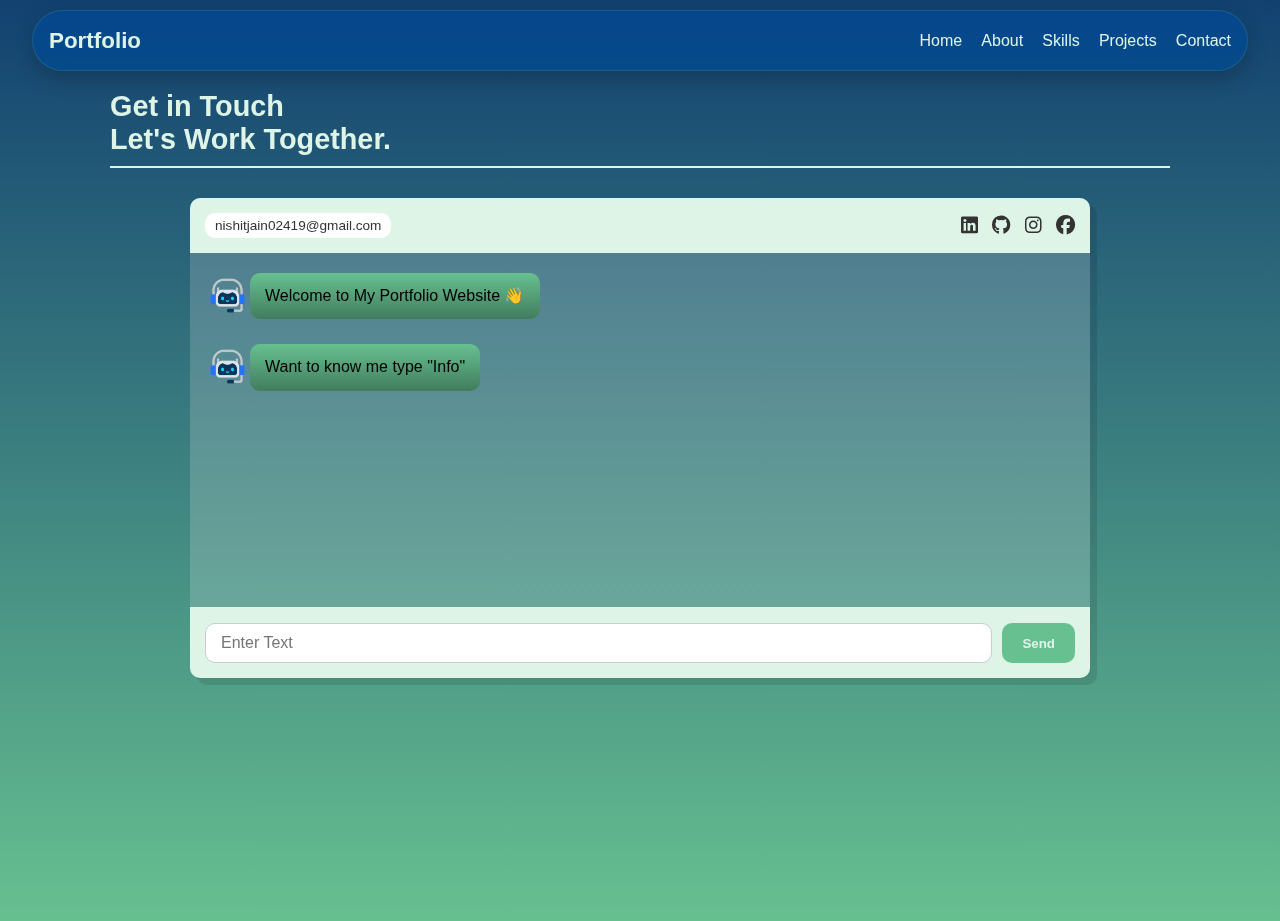
<file: contact.html>
<!DOCTYPE html>
<html lang="en">
<head>
    <meta name="viewport" content="width=device-width, initial-scale=1.0">
    <title>Portfolio with Chatbot</title>
    <link rel="stylesheet" href="index_css/style.css"> <!-- your navbar + hero styles -->
    <link rel="stylesheet" href="contact_css/style_contact.css">   <!-- chatbot styles -->
    <link rel="stylesheet" href="https://cdnjs.cloudflare.com/ajax/libs/font-awesome/6.4.0/css/all.min.css"/>
    <meta charset="UTF-8">
</head>
<body>

<!-- Navbar -->
<nav class="navbar">
    <h1 class="logo">Portfolio</h1>
    <img src="image/bullet-point.png" class="menu-icon" alt="Menu">
    <ul class="nav-links">
        <li><a href="https://nishitjainportfolio.netlify.app/">Home</a></li>
        <li><a href="#about">About</a></li>
        <li><a href="#skills">Skills</a></li>
        <li><a href="#projects">Projects</a></li>
        <li><a href="https://nishitjainportfolio.netlify.app/contact">Contact</a></li>
    </ul>
</nav>

<section class="contact-section">
  <div class="header">
    <h1>Get in Touch <br> Let's Work Together.</h1>
    <hr>

  </div>

        <div class="chat-container">
        <div class="chat-topbar">
            <div class="email-pill">nishitjain02419@gmail.com</div>
                <div class="social-icons">
                    <a href="https://www.linkedin.com/in/nishitjain024/" target="_blank"><i class="fab fa-linkedin"></i></a>
                    <a href="https://github.com/Nishit240" target="_blank"><i class="fab fa-github"></i></a>
                    <a href="https://instagram.com" target="_blank"><i class="fab fa-instagram"></i></a>
                    <a href="https://www.facebook.com/nishit.jain.56614/" target="_blank"><i class="fab fa-facebook"></i></a>
                </div>
        </div>

        <div class="chat-messages" id="chat-messages">

            <!-- Bot message -->
            <div class="message-row bot-row">
                <span class="avatar bot-avatar">
                    <img src="image/technical-support.png" alt="Bot" />
                </span>
                <div class="message bot">Welcome to My Portfolio Website 👋</div>
            </div>
                <!-- Bot message -->
            <div class="message-row bot-row">
                <span class="avatar bot-avatar">
                    <img src="image/technical-support.png" alt="Bot" />
                </span>
                <div class="message bot">Want to know me type "Info"</div>
            </div>

        </div>

        <div class="chat-input">
            <input type="text" id="user-input" placeholder="Enter Text">
            <button id="send-btn">Send</button>
        </div>
        </div>

</section>

<script src="js/contact.js"></script>
<script src="js/chatbot.js"></script>


</body>
</html>
</file>
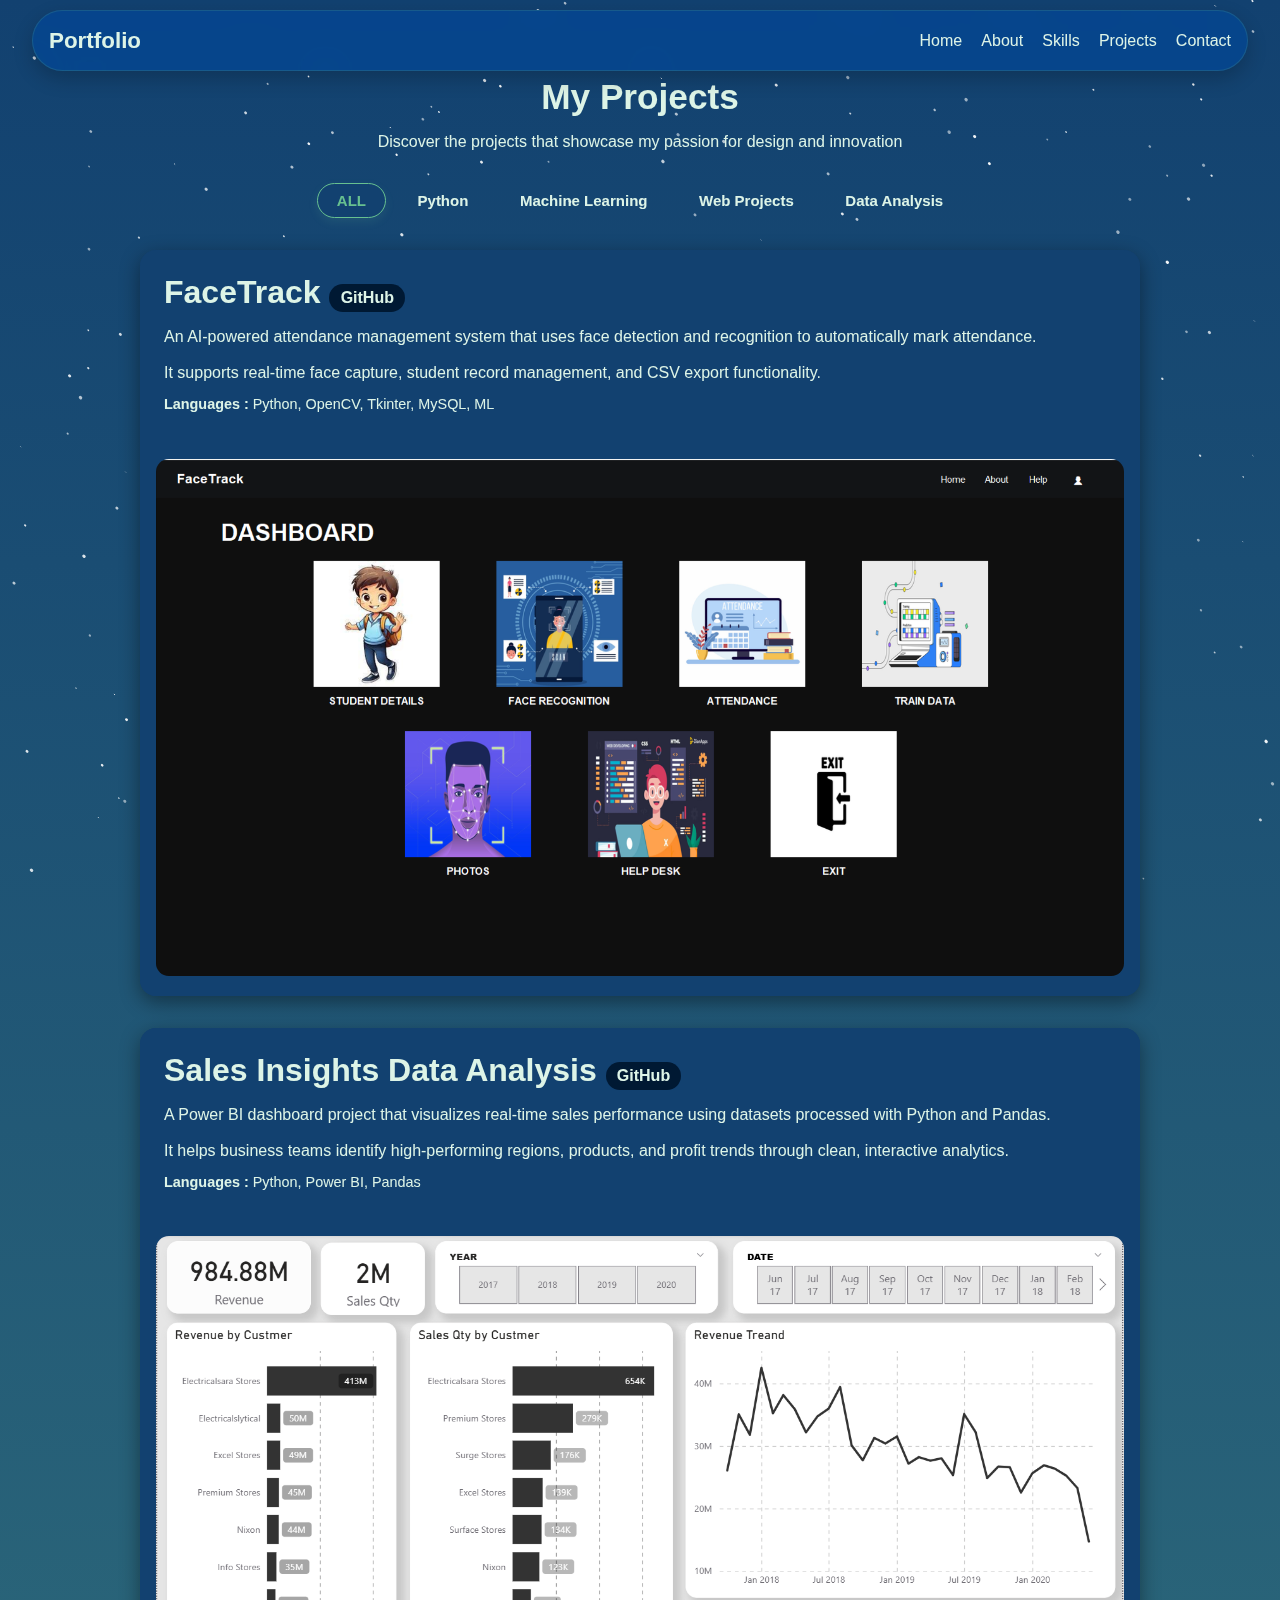
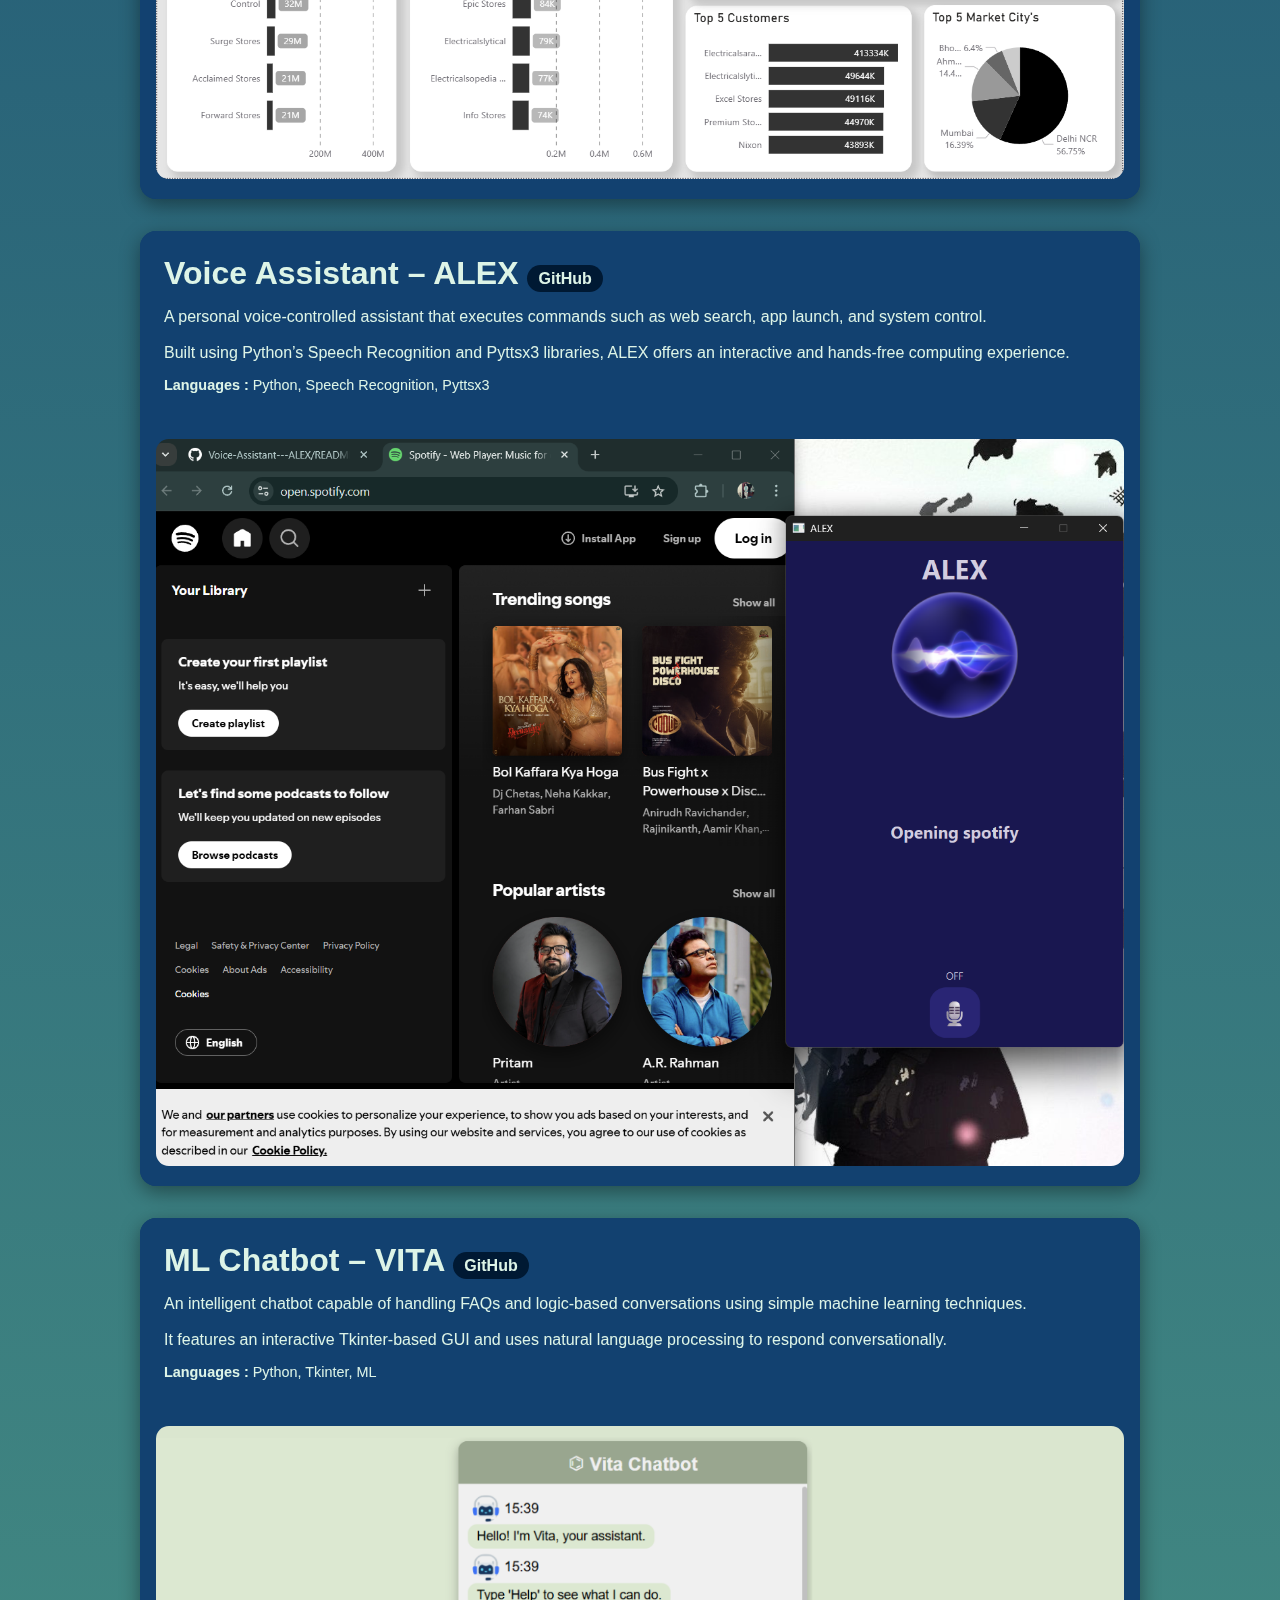
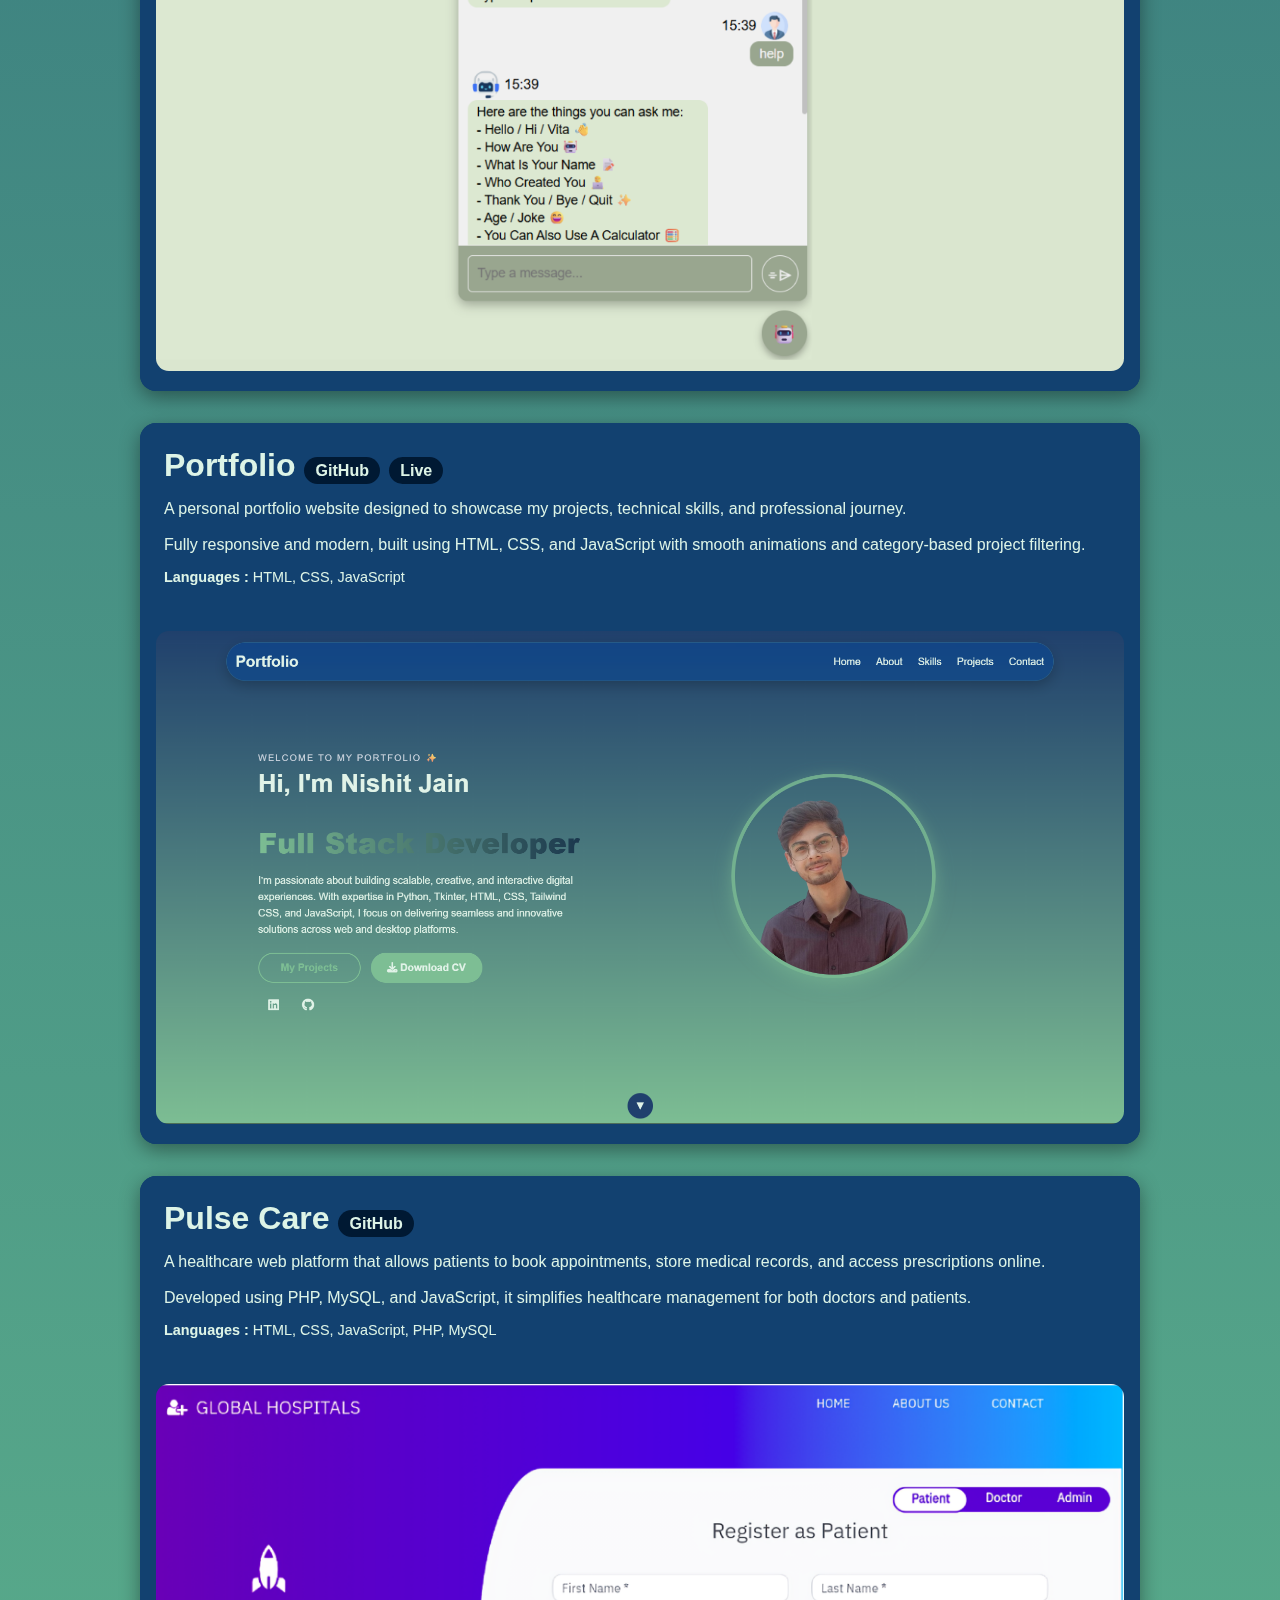
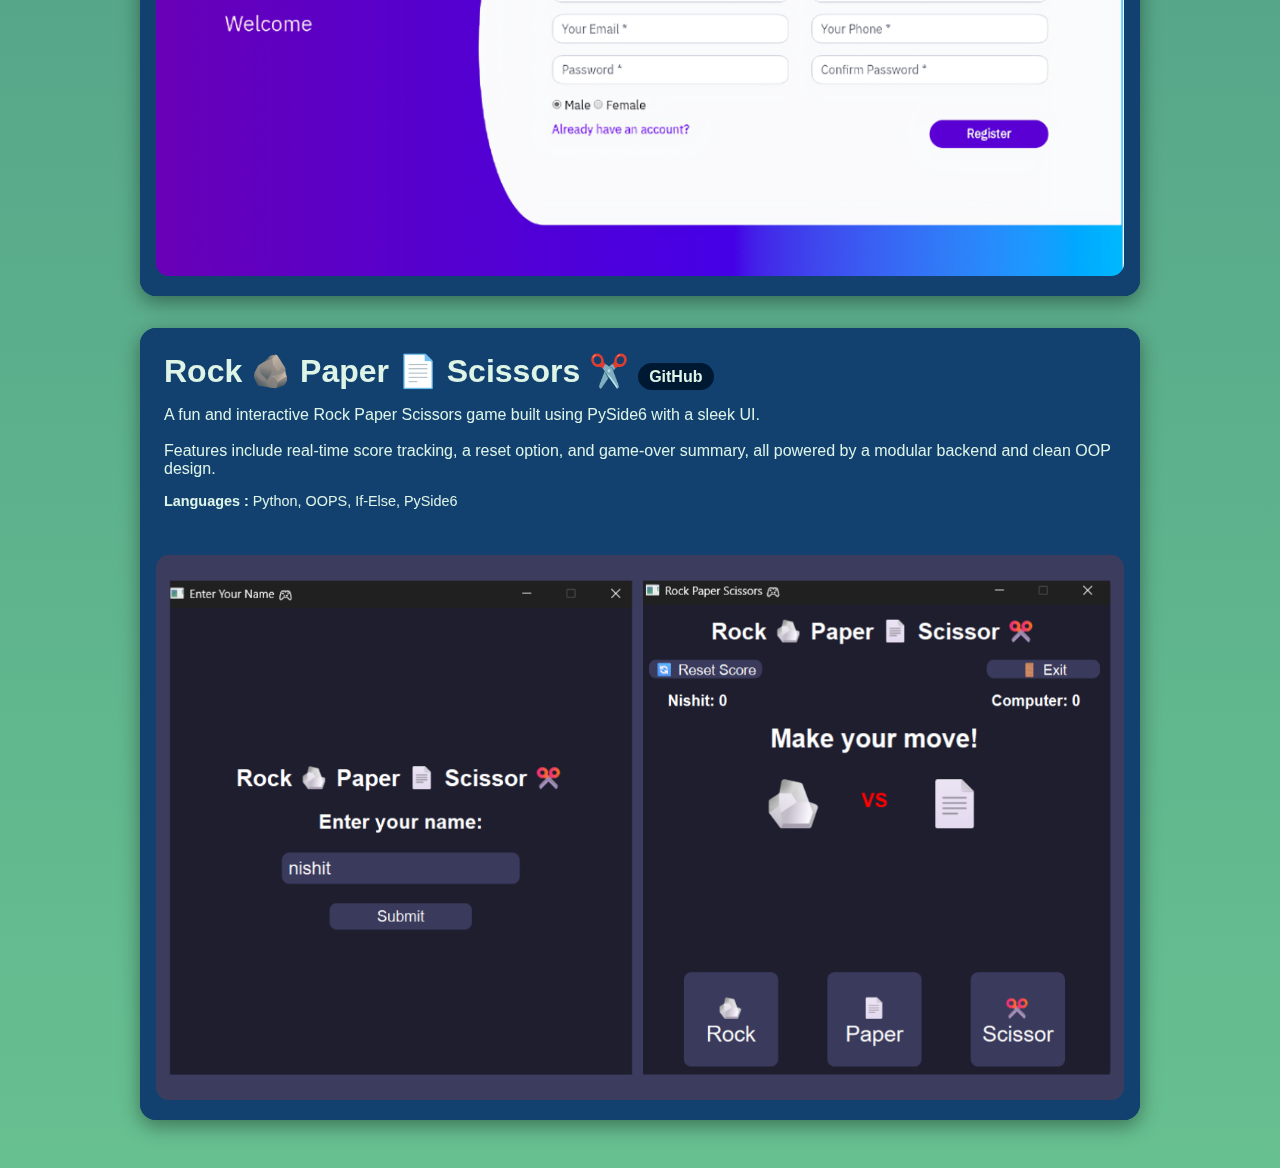
<file: project.html>
<!DOCTYPE html>
<html lang="en">
<head>
  <meta charset="UTF-8">
  <title>Nishit Jain Portfolio</title>
  <meta name="viewport" content="width=device-width, initial-scale=1.0">
  <link rel="stylesheet" href="index_css/style.css">
  <link rel="stylesheet" href="project_css/project.css">
  <style>
    body {
      margin: 0;
      font-family: sans-serif;
      overflow-x: hidden;
    }

    canvas {
      position: fixed;
      top: 0;
      left: 0;
      width: 100%;
      height: 100%;
      z-index: -1; /* behind all content */
      pointer-events: none; /* allow clicks through canvas */
    }
  </style>
</head>
<body>
  <!-- Canvas for starfield -->
  <canvas></canvas>

  <!-- Navbar -->
  <nav class="navbar">
      <h1 class="logo">Portfolio</h1>
      <img src="image/bullet-point.png" class="menu-icon" alt="Menu">
      <!-- <ul class="nav-links">
          <li><a href="index.html">Home</a></li>
          <li><a href="#about">About</a></li>
          <li><a href="#skills">Skills</a></li>
          <li><a href="#projects">Projects</a></li>
          <li><a href="contact.html">Contact</a></li>
      </ul> -->
        <ul class="nav-links">
          <li><a href="https://nishitjainportfolio.netlify.app/">Home</a></li>
          <li><a href="#about">About</a></li>
          <li><a href="#skills">Skills</a></li>
          <li><a href="https://nishitjainportfolio.netlify.app/project">Projects</a></li>
          <li><a href="https://nishitjainportfolio.netlify.app/contact">Contact</a></li>
        </ul>
  </nav>

  <!-- Projects Section -->
  <section class="projects-tab-section" id="projects">
    <h2 class="section-title">My Projects</h2>
    <p class="projects-subtitle">Discover the projects that showcase my passion for design and innovation</p>

    <div class="tab-buttons">
      <button class="tab active" data-cat="all" onclick="showTab('all', this)">ALL</button>
      <button class="tab" data-cat="python" onclick="showTab('python', this)">Python</button>
      <button class="tab" data-cat="ml" onclick="showTab('ml', this)">Machine Learning</button>
      <button class="tab" data-cat="web" onclick="showTab('web', this)">Web Projects</button>
      <button class="tab" data-cat="data" onclick="showTab('data', this)">Data Analysis</button>
    </div>

    <div class="projects-grid">
      <!-- FaceTrack -->
      <div class="project-card" data-category="ml">
        <div class="project-info-area">
          <h3 class="project-title">
            FaceTrack 
            <a href="https://github.com/Nishit240/FaceTrack.git" target="_blank" class="project-tag">GitHub</a>
          </h3>
          <p class="project-desc">
            An AI-powered attendance management system that uses face detection and recognition to automatically mark attendance. <br><br>
            It supports real-time face capture, student record management, and CSV export functionality.
          </p>
          <p class="project-languages"><b>Languages :</b> Python, OpenCV, Tkinter, MySQL, ML</p>
        </div>
        <div class="project-img-area">
          <img src="image/ft.png" alt="FaceTrack">
        </div>
      </div>

      <!-- Sales Insights -->
      <div class="project-card" data-category="data">
        <div class="project-info-area">
          <h3 class="project-title">
            Sales Insights Data Analysis 
            <a href="https://github.com/Nishit240/sales-insights-data-analysis-project.git" target="_blank" class="project-tag">GitHub</a>
          </h3>
          <p class="project-desc">
            A Power BI dashboard project that visualizes real-time sales performance using datasets processed with Python and Pandas. <br><br>
            It helps business teams identify high-performing regions, products, and profit trends through clean, interactive analytics.
          </p>
          <p class="project-languages"><b>Languages :</b> Python, Power BI, Pandas</p>
        </div>
        <div class="project-img-area">
          <img src="image/Sales Insights.png" alt="Sales Insights">
        </div>
      </div>

      <!-- ALEX -->
      <div class="project-card" data-category="python">
        <div class="project-info-area">
          <h3 class="project-title">
            Voice Assistant – ALEX 
            <a href="https://github.com/Nishit240/Voice-Assistant---ALEX.git" target="_blank" class="project-tag">GitHub</a>
          </h3>
          <p class="project-desc">
            A personal voice-controlled assistant that executes commands such as web search, app launch, and system control. <br><br>
            Built using Python’s Speech Recognition and Pyttsx3 libraries, ALEX offers an interactive and hands-free computing experience.
          </p>
          <p class="project-languages"><b>Languages :</b> Python, Speech Recognition, Pyttsx3</p>
        </div>
        <div class="project-img-area">
          <img src="image/alex.png" alt="ALEX">
        </div>
      </div>

      <!-- Chatbot -->
      <div class="project-card" data-category="ml">
        <div class="project-info-area">
          <h3 class="project-title">
            ML Chatbot – VITA  
            <a href="https://github.com/YourRepoProject4" target="_blank" class="project-tag">GitHub</a>
          </h3>
          <p class="project-desc">
            An intelligent chatbot capable of handling FAQs and logic-based conversations using simple machine learning techniques. <br><br>
            It features an interactive Tkinter-based GUI and uses natural language processing to respond conversationally.
          </p>
          <p class="project-languages"><b>Languages :</b> Python, Tkinter, ML</p>
        </div>
        <div class="project-img-area">
          <img src="image/vita.png" alt="VITA">
        </div>
      </div>

      <!-- Portfolio -->
      <div class="project-card" data-category="web">
        <div class="project-info-area">
          <h3 class="project-title">
            Portfolio 
            <a href="https://github.com/YourRepoProject4" target="_blank" class="project-tag">GitHub</a>
            <a href="https://nishitjainportfolio.netlify.app/" target="_blank" class="project-tag">Live</a>
          </h3>
          <p class="project-desc">
            A personal portfolio website designed to showcase my projects, technical skills, and professional journey. <br><br>
            Fully responsive and modern, built using HTML, CSS, and JavaScript with smooth animations and category-based project filtering.
          </p>
          <p class="project-languages"><b>Languages :</b> HTML, CSS, JavaScript</p>
        </div>
        <div class="project-img-area">
          <img src="image/pf.png" alt="Portfolio">
        </div>
      </div>

      <!-- Pulse Care -->
      <div class="project-card" data-category="web">
        <div class="project-info-area">
          <h3 class="project-title">
            Pulse Care 
            <a href="https://github.com/Nishit240/PULSE-CARE.git" target="_blank" class="project-tag">GitHub</a>
          </h3>
          <p class="project-desc">
            A healthcare web platform that allows patients to book appointments, store medical records, and access prescriptions online. <br><br>
            Developed using PHP, MySQL, and JavaScript, it simplifies healthcare management for both doctors and patients.
          </p>
          <p class="project-languages"><b>Languages :</b> HTML, CSS, JavaScript, PHP, MySQL</p>
        </div>
        <div class="project-img-area">
          <img src="image/pc.png" alt="Pulse Care">
        </div>
      </div>

      <!-- The Perfect Guess -->
      <div class="project-card" data-category="python">
        <div class="project-info-area">
          <h3 class="project-title">
            Rock 🪨 Paper 📄 Scissors ✂️
            <a href="https://github.com/Nishit240/Rock-Paper-Scissor-game" target="_blank" class="project-tag">GitHub</a>
          </h3>
          <p class="project-desc">
            A fun and interactive Rock Paper Scissors game built using PySide6 with a sleek UI. <br><br>
            Features include real-time score tracking, a reset option, and game-over summary, all powered by a modular backend and clean OOP design.
          </p>
          <p class="project-languages"><b>Languages :</b> Python, OOPS, If-Else, PySide6</p>
        </div>
        <div class="project-img-area">
          <img src="image/game.png" alt="Rock Paper Scissors">
        </div>
      </div>


    </div>
  </section>


  <script src="js/script.js"></script>
  <script src="js/project.js"></script>
  <script src="js/background.js"></script>
</body>
</html>
</file>
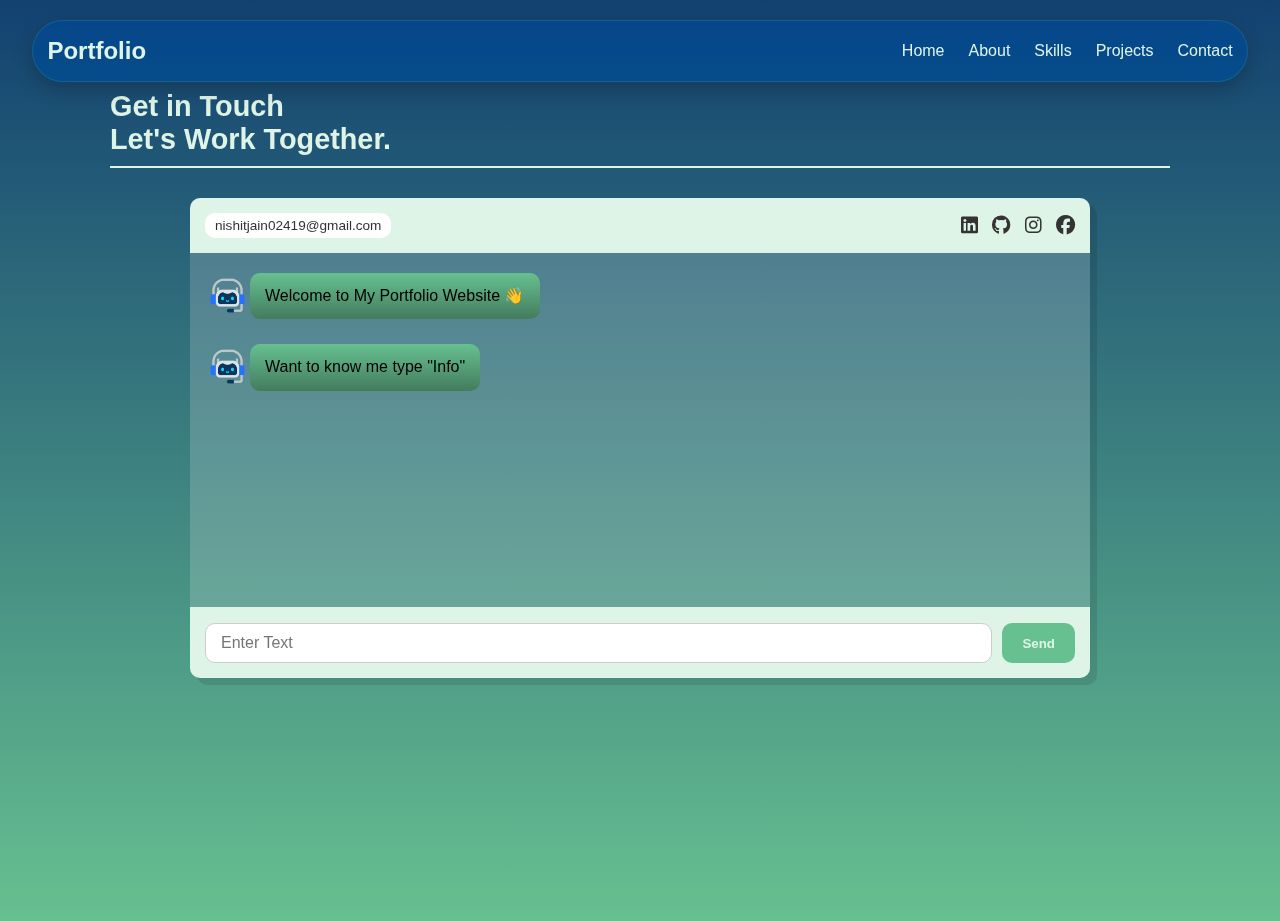
<file: Portfolio/contact.html>
<!DOCTYPE html>
<html lang="en">
<head>
    <meta name="viewport" content="width=device-width, initial-scale=1.0">
    <title>Portfolio with Chatbot</title>
    <link rel="stylesheet" href="index_css/style.css"> <!-- your navbar + hero styles -->
    <link rel="stylesheet" href="contact_css/style_contact.css">   <!-- chatbot styles -->
    <link rel="stylesheet" href="https://cdnjs.cloudflare.com/ajax/libs/font-awesome/6.4.0/css/all.min.css"/>
    <meta charset="UTF-8">
</head>
<body>

<!-- Navbar -->
<nav class="navbar">
    <h1 class="logo">Portfolio</h1>
    <img src="image/bullet-point.png" class="menu-icon" alt="Menu">
    <ul class="nav-links">
        <li><a href="index.html">Home</a></li>
        <li><a href="#about">About</a></li>
        <li><a href="#skills">Skills</a></li>
        <li><a href="#projects">Projects</a></li>
        <li><a href="contact.html">Contact</a></li>
    </ul>
</nav>

<section class="contact-section">
  <div class="header">
    <h1>Get in Touch <br> Let's Work Together.</h1>
    <hr>

  </div>

        <div class="chat-container">
        <div class="chat-topbar">
            <div class="email-pill">nishitjain02419@gmail.com</div>
                <div class="social-icons">
                    <a href="https://www.linkedin.com/in/nishitjain024/" target="_blank"><i class="fab fa-linkedin"></i></a>
                    <a href="https://github.com/Nishit240" target="_blank"><i class="fab fa-github"></i></a>
                    <a href="https://instagram.com" target="_blank"><i class="fab fa-instagram"></i></a>
                    <a href="https://www.facebook.com/nishit.jain.56614/" target="_blank"><i class="fab fa-facebook"></i></a>
                </div>
        </div>

        <div class="chat-messages" id="chat-messages">

            <!-- Bot message -->
            <div class="message-row bot-row">
                <span class="avatar bot-avatar">
                    <img src="image/technical-support.png" alt="Bot" />
                </span>
                <div class="message bot">Welcome to My Portfolio Website 👋</div>
            </div>
                <!-- Bot message -->
            <div class="message-row bot-row">
                <span class="avatar bot-avatar">
                    <img src="image/technical-support.png" alt="Bot" />
                </span>
                <div class="message bot">Want to know me type "Info"</div>
            </div>

        </div>

        <div class="chat-input">
            <input type="text" id="user-input" placeholder="Enter Text">
            <button id="send-btn">Send</button>
        </div>
        </div>

</section>

<script src="js/contact.js"></script>
<script src="js/chatbot.js"></script>


</body>
</html>
</file>
<file: index_css/style.css>
/* General */
body {
    margin: 0;
    font-family: 'Arial', sans-serif;
    background-color: #124170;
    background-repeat: no-repeat;
    background-attachment: fixed;
    background-size: cover;
    color: #DDF4E7;
}

/* Navbar */
.navbar {
    border-radius: 2rem;
    position: fixed;
    top: 10px; /* reduced for small screens */
    left: 0;
    right: 0;
    width: 95%;
    max-width: 1300px;
    margin: 0 auto;
    padding: 0.1rem 1rem; /* slightly reduced for mobile balance */
    display: flex;
    justify-content: space-between;
    align-items: center;
    z-index: 2000;
    box-sizing: border-box;

    /* Glass Effect */
    background: rgba(18, 65, 112, 0.35);
    backdrop-filter: blur(15px) saturate(180%);
    -webkit-backdrop-filter: blur(15px) saturate(180%);
    border: 1px solid rgba(103, 192, 144, 0.18);
    box-shadow: 0 8px 20px rgba(0, 0, 0, 0.2);
}

/* Hero Container (aligns with navbar max width) */
.hero-container {
    max-width: 1200px;
    margin: 0 auto;
    padding: 0 1rem;
}

/* Logo */
.logo {
    font-size: 1.4rem;
    font-weight: bold;
    word-break: break-word; /* prevents overflow on tiny screens */
}

/* Nav Links (Desktop) */
.nav-links {
    list-style: none;
    display: flex;
    gap: 1.2rem;
    margin: 0;
    padding: 0;
}

.nav-links a {
    text-decoration: none;
    color: #DDF4E7;
    transition: color 0.3s;
}
  
.nav-links a:hover {
    color: #67C090;
}

/* Hamburger Icon */
.menu-icon {
    display: none;
    width: 2rem;
    height: 2rem;
    cursor: pointer;
}

/* Responsive Styles */
@media (max-width: 767px) {

    .hero-section {
        padding-top: 9rem; /* keep breathing room below navbar */
    }

    .menu-icon {
        display: block;
        cursor: pointer;
        z-index: 3000;
    }

    .nav-links {
        display: none; /* Hidden by default */
        flex-direction: column;
        align-items: center;
        position: absolute;
        top: 80px;
        right: 5%;
        width: 90%;
        padding: 1rem 0;
        border-radius: 1rem;

        /* Glass effect for dropdown */
        background: rgba(18, 65, 112, 0.95);
        backdrop-filter: blur(15px) saturate(180%);
        -webkit-backdrop-filter: blur(15px) saturate(180%);
        border: 1px solid rgba(103, 192, 144, 0.18);
        box-shadow: 0 8px 25px rgba(0,0,0,0.25);
        z-index: 2000;
    }

    .nav-links.active {
        display: flex;
    }

    .nav-links li {
        width: 100%;
        text-align: center;
        margin: 0.5rem 0;
    }

    .nav-links li a {
        display: block;
        width: 100%;
        padding: 0.7rem 0;
        color: #DDF4E7;
        font-size: 1rem;
    }

    .nav-links li a:hover {
        transform: translateY(-3px);
        color: #67C090;
    }
}
</file>
<file: contact_css/style_contact.css>
/* ================= General ================= */
body {
  font-family: 'Arial', sans-serif;
  margin: 0;
  background: linear-gradient(180deg, #124170, #67C090);
  color: #DDF4E7;
}

/* ================= Contact Section ================= */
.contact-section {
  padding: 90px 110px 30px 110px;
  min-height: 89vh;
  position: relative;
}

/* Header */
.header h1 {
  font-size: 1.8rem;
  font-weight: bold;
  color: #DDF4E7;
  margin: 0;
}

.header hr {
  margin: 10px 0 30px;
  border: 1px solid #DDF4E7;
}

/* ================= Chat Container ================= */
.chat-container {
  max-width: 900px;
  height: 480px; /* fixed height for desktop */
  margin: 0 auto;
  border-radius: 10px;
  box-shadow: 7px 7px rgba(0, 0, 0, 0.1);
  display: flex;
  flex-direction: column;
  overflow: hidden;
  background: rgba(255, 255, 255, 0.1); /* subtle transparency for mobile readability */
}

/* Top Bar */
.chat-topbar {
  display: flex;
  justify-content: space-between;
  align-items: center;
  padding: 15px;
  background: #DDF4E7;
  font-size: 0.9rem;
}

.email-pill {
  background: #fff;
  padding: 5px 10px;
  border-radius: 10px;
  font-size: 0.85rem;
  color: #333;
}

.social-icons i {
  margin-left: 10px;
  color: #333;
  cursor: pointer;
  font-size: 1.2rem;
}

/* Chat Messages */
.chat-messages {
  flex: 1;
  padding: 20px;
  display: flex;
  flex-direction: column;
  gap: 15px;
  overflow-y: auto;
  background: rgba(240, 240, 240, 0.1);
}

/* Messages */
.message {
  padding: 12px 15px;
  border-radius: 10px;
  max-width: 80%;
  word-wrap: break-word;
  line-height: 1.4;
}

.message-row {
  display: flex;
  align-items: flex-start;
  margin-bottom: 10px;
}

.bot-row {
  justify-content: flex-start;
}

.user-row {
  justify-content: flex-end;
}

.avatar img {
  width: 35px;
  height: 35px;
  object-fit: cover;
}

.avatar {
  display: flex;
  justify-content: center;
  align-items: center;
  width: 35px;
  height: 35px;
  font-size: 18px;
  flex-shrink: 0;
  margin: 0 5px;
  margin-left: 0px;
  margin-top: 5px;
}

.user-avatar {
  margin-left: 5px;
  margin-right: 0px;
}

.message.bot {
  /* background-color: #67C090; */
  color: #000000;
  align-self: flex-start;
  background: linear-gradient(180deg, #67C090, #437c5e);

}

.message.bot.action {
  background: linear-gradient(180deg, #67C090, #67C090);
  background-color: #67C090;
  color: #000000;
}

.message.user {
  background: linear-gradient(180deg, #124170, #1d77d0);
  background-color: #26667F;
  color: #DDF4E7;
  align-self: flex-end;
}

/* ================= Input Area ================= */
.chat-input {
  display: flex;
  gap: 10px;
  padding: 15px;
  border-top: 1px solid #DDF4E7;
  background: #DDF4E7;
}

.chat-input input {
  flex: 1;
  padding: 10px 15px;
  border-radius: 10px;
  border: 1px solid #ccc;
  outline: none;
  font-size: 1rem;
}

.chat-input button {
  padding: 10px 20px;
  border: none;
  border-radius: 10px;
  background: #67C090;
  color: #DDF4E7;
  font-weight: bold;
  cursor: pointer;
  transition: background 0.3s;
}

.chat-input button:hover {
  background: #1a452e;
}

/* ================= Scrollbar Styling ================= */
.chat-messages::-webkit-scrollbar {
  width: 8px;
}

.chat-messages::-webkit-scrollbar-track {
  background: rgba(0,0,0,0.05);
  border-radius: 10px;
}

.chat-messages::-webkit-scrollbar-thumb {
  background: rgba(0,0,0,0.2);
  border-radius: 10px;
}

/* ================= Responsive ================= */
@media screen and (max-width: 1024px) {
  .contact-section {
    padding: 90px 60px 40px 60px;
  }
  .header h1 {
    font-size: 2.8rem;
  }
  .chat-container {
    max-width: 700px;
    height: 380px;
  }
}

@media screen and (max-width: 580px) {
  .contact-section {
    padding: 120px 60px 40px 60px;
  }
  .header h1 {
    font-size: 1.8rem;
  }
  .chat-container {
    height: 500px;
  }
  .chat-messages {
    padding: 10px;
    gap: 10px;
  }
  .avatar img {
    width: 28px;
    height: 28px;
  }
  .chat-input input {
    padding: 8px 10px;
    font-size: 0.85rem;
  }
  .chat-input button {
    padding: 8px 12px;
    font-size: 0.85rem;
  }
}
</file>
<file: project_css/project.css>
body {
  font-family: 'Arial', sans-serif;
  background: linear-gradient(180deg, #124170, #67C090);
  color: #DDF4E7;
}

.projects-tab-section {
  padding: 3rem 1.5rem;
  text-align: center;
  color: #DDF4E7;
  background: transparent ; /* make it fully transparent */
}
.projects-tab-section::before {
  content: "";
  top: 0;
  left: 0;
  width: 100%;
  height: 100%;
  background: rgba(65, 137, 208, 0.5); /* optional overlay */
  z-index: -1; /* behind the text */
}

/* Section title and subtitle */
.section-title {
  font-size: 2.2rem;
  margin-bottom: 1rem;
}

.projects-subtitle {
  font-size: 1rem;
  margin-bottom: 2rem;
  color: #DDF4E7;
}

/* === Tabs === */
.tab-buttons {
  display: flex;
  justify-content: center;
  flex-wrap: wrap;
  gap: 0.7rem;
  margin: 2rem;

}

.tab {
  padding: 0.5rem 1.2rem;
  border-radius: 30px;
  background: transparent;
  color: inherit;
  border: 1px solid transparent;
  cursor: pointer;
  transition: background 0.25s, transform 0.12s, color 0.25s;
  font-weight: 600;
  font-size: 15px;
}

.tab:hover { transform: translateY(-2px); }

.tab.active {
  background: #124170;
  color: #67C090;
  border: 1px solid #67C090;
  box-shadow: 0 4px 10px rgba(103, 192, 144, 0.12);
}

/* === Projects Grid === */
.projects-grid {
  display: grid;
  grid-template-columns: repeat(1, 1fr);
  gap: 2rem;
  justify-items: center;
}

/* === Project Card === */
.project-card {
  width: 100%;
  max-width: 1000px;
  height: auto;
  border-radius: 1rem;
  overflow: hidden;
  box-shadow: 0 6px 20px rgba(0, 0, 0, 0.4);
  transition: transform 0.3s ease;
  background: #124170;
}

.project-card:hover {
  filter: brightness(1.15);
}

/* Image area */
.project-img-area {
  background: #124170;
  padding: 1rem;
}

.project-img-area img {
  width: 100%;
  border-radius: 0.8rem;
  object-fit: cover;
  height: auto;
  transition: transform 0.3s ease;
}

/* Info area */
.project-info-area {
  background: #124170;
  padding: 1rem 1.5rem;
  text-align: left;
}

.project-title {
  color: #DDF4E7;
  font-size: 2rem;
  font-weight: bold;
  margin-bottom: 0.5rem;
  margin-top: 0.5rem;

}

.project-tag {
  display: inline-block;
  background: #001933;
  color: #DDF4E7;
  font-size: 1rem;
  font-weight: 600;
  padding: 0.3rem 0.7rem;
  border-radius: 1rem;
  text-decoration: none;
  transition: all 0.3s ease;
}

.project-tag:hover {
  transform: translateY(-10px);
  border: 2px solid #001933;
  background: #DDF4E7;
  color: #001933;
}

.project-desc {
  font-size: 1rem;
  color: #DDF4E7;
  margin-bottom: 0.5rem;
}

.project-languages {
  font-size: 0.9rem;
  color: #DDF4E7;
}


/* === Responsive Breakpoints === */
@media (max-width: 1024px) {
  .section-title {
    font-size: 2rem;
  }

  .project-title {
    font-size: 1.3rem;
  }
}

@media (max-width: 768px) {
  .projects-tab-section {
    padding: 3.5rem 1rem;
  }

  .tab {
    font-size: 0.9rem;
    padding: 0.4rem 1rem;
  }

  .project-card {
    max-width: 100%;
  }

  .project-img-area img {
    border-radius: 0.6rem;
  }
}

@media (max-width: 480px) {
  .section-title {
    font-size: 1.8rem;
  }

  .projects-subtitle {
    font-size: 0.9rem;
  }

  .project-title {
    font-size: 1.1rem;
  }

  .project-desc {
    font-size: 0.85rem;
  }

  .projects-grid {
    gap: 1.2rem;
  }

  .tab-buttons {
    flex-direction: row;
  }

  .see-more-btn {
    padding: 0.6rem 1.4rem;
    font-size: 0.9rem;
  }
}
</file>
<file: Portfolio/index_css/style.css>
/* General */
/* Apply gradient to whole page */
body {
    margin: 0;
    font-family: 'Arial', sans-serif;
    background-color: #124170;
    background-repeat: no-repeat;
    background-attachment: fixed; /* keeps gradient fixed when scrolling */
    background-size: cover;       /* cover full page */
    color: #DDF4E7;
}


/* Navbar / Taskbar */
.navbar {
    border-radius: 2rem;
    position: fixed;
    top: 20px;
    left: 0;
    right: 0;
    width: 95%;
    max-width: 1300px;
    margin: 0 auto;
    padding: 0rem 0.9rem;
    display: flex;
    justify-content: space-between;
    align-items: center;
    z-index: 2000;
    box-sizing: border-box;
    /* Glass Effect */
    background: rgba(18, 65, 112, 0.35); /* semi-transparent */
    backdrop-filter: blur(15px) saturate(180%);
    -webkit-backdrop-filter: blur(15px) saturate(180%);
    border: 1px solid rgba(103, 192, 144, 0.18);
    box-shadow: 0 8px 20px rgba(0, 0, 0, 0.2);
}


/* Hero Box Adjustment for Alignment */
.hero-container {
    max-width: 1200px; /* Same as navbar's max-width */
    margin: 0 auto; /* Centers the content */
    padding: 0 1rem;
}

/* Logo */
.logo {
    font-size: 1.5rem;
    font-weight: bold;
}

/* Navigation links */
.nav-links {
    list-style: none;
    display: flex;
    gap: 1.5rem;
    margin: 0;
    padding: 0;
}

.nav-links a {
    text-decoration: none;
    color: #DDF4E7;
    transition: color 0.3s;
  }
  
  .nav-links a:hover {
    color: #67C090;
}

/* Hamburger icon */
.menu-icon {
    display: none;
    width: 2rem;
    height: 2rem;
    cursor: pointer;
}

/* Mobile styles */
@media (max-width: 767px) {


  .hero-section {
    padding-top: 10rem; /* additional breathing room if needed */
  }
}

@media (max-width: 767px) {
    .menu-icon {
        display: block; /* Show hamburger icon */
        cursor: pointer;
        z-index: 3000; /* make sure it’s above other content */
    }

    .nav-links {
        display: none; /* Hidden initially */
        flex-direction: column;
        position: absolute;
        top: 70px; /* Adjust if needed */
        right: 5%;
        width: 90%;
        padding: 1rem 0;
        border-radius: 1rem;

        /* Glass effect */
        background: rgba(18, 65, 112, 0.9); /* increase alpha for visible blur */
        backdrop-filter: blur(15px) saturate(180%);
        -webkit-backdrop-filter: blur(15px) saturate(180%);
        border: 1px solid rgba(103, 192, 144, 0.18);
        box-shadow: 0 8px 25px rgba(0,0,0,0.2);
        z-index: 2000;
    }

    .nav-links.active {
        display: flex;
    }

    .nav-links li {
        width: 100%;
        text-align: center;
        margin: 0.5rem 0;
    }

    .nav-links li a {
        display: block;
        width: 100%;
        padding: 0.7rem 0;
        color: #DDF4E7;
    }

    .nav-links li a:hover {
      transform: translateY(-5px);
      color: #67C090;
    }
}
</file>
<file: Portfolio/contact_css/style_contact.css>
/* ================= General ================= */
body {
  font-family: 'Arial', sans-serif;
  margin: 0;
  background: linear-gradient(180deg, #124170, #67C090);
  color: #DDF4E7;
}

/* ================= Contact Section ================= */
.contact-section {
  padding: 90px 110px 30px 110px;
  min-height: 89vh;
  position: relative;
}

/* Header */
.header h1 {
  font-size: 1.8rem;
  font-weight: bold;
  color: #DDF4E7;
  margin: 0;
}

.header hr {
  margin: 10px 0 30px;
  border: 1px solid #DDF4E7;
}

/* ================= Chat Container ================= */
.chat-container {
  max-width: 900px;
  height: 480px; /* fixed height for desktop */
  margin: 0 auto;
  border-radius: 10px;
  box-shadow: 7px 7px rgba(0, 0, 0, 0.1);
  display: flex;
  flex-direction: column;
  overflow: hidden;
  background: rgba(255, 255, 255, 0.1); /* subtle transparency for mobile readability */
}

/* Top Bar */
.chat-topbar {
  display: flex;
  justify-content: space-between;
  align-items: center;
  padding: 15px;
  background: #DDF4E7;
  font-size: 0.9rem;
}

.email-pill {
  background: #fff;
  padding: 5px 10px;
  border-radius: 10px;
  font-size: 0.85rem;
  color: #333;
}

.social-icons i {
  margin-left: 10px;
  color: #333;
  cursor: pointer;
  font-size: 1.2rem;
}

/* Chat Messages */
.chat-messages {
  flex: 1;
  padding: 20px;
  display: flex;
  flex-direction: column;
  gap: 15px;
  overflow-y: auto;
  background: rgba(240, 240, 240, 0.1);
}

/* Messages */
.message {
  padding: 12px 15px;
  border-radius: 10px;
  max-width: 80%;
  word-wrap: break-word;
  line-height: 1.4;
}

.message-row {
  display: flex;
  align-items: flex-start;
  margin-bottom: 10px;
}

.bot-row {
  justify-content: flex-start;
}

.user-row {
  justify-content: flex-end;
}

.avatar img {
  width: 35px;
  height: 35px;
  object-fit: cover;
}

.avatar {
  display: flex;
  justify-content: center;
  align-items: center;
  width: 35px;
  height: 35px;
  font-size: 18px;
  flex-shrink: 0;
  margin: 0 5px;
  margin-left: 0px;
  margin-top: 5px;
}

.user-avatar {
  margin-left: 5px;
  margin-right: 0px;
}

.message.bot {
  /* background-color: #67C090; */
  color: #000000;
  align-self: flex-start;
  background: linear-gradient(180deg, #67C090, #437c5e);

}

.message.bot.action {
  background: linear-gradient(180deg, #67C090, #67C090);
  background-color: #67C090;
  color: #000000;
}

.message.user {
  background: linear-gradient(180deg, #124170, #1d77d0);
  background-color: #26667F;
  color: #DDF4E7;
  align-self: flex-end;
}

/* ================= Input Area ================= */
.chat-input {
  display: flex;
  gap: 10px;
  padding: 15px;
  border-top: 1px solid #DDF4E7;
  background: #DDF4E7;
}

.chat-input input {
  flex: 1;
  padding: 10px 15px;
  border-radius: 10px;
  border: 1px solid #ccc;
  outline: none;
  font-size: 1rem;
}

.chat-input button {
  padding: 10px 20px;
  border: none;
  border-radius: 10px;
  background: #67C090;
  color: #DDF4E7;
  font-weight: bold;
  cursor: pointer;
  transition: background 0.3s;
}

.chat-input button:hover {
  background: #1a452e;
}

/* ================= Scrollbar Styling ================= */
.chat-messages::-webkit-scrollbar {
  width: 8px;
}

.chat-messages::-webkit-scrollbar-track {
  background: rgba(0,0,0,0.05);
  border-radius: 10px;
}

.chat-messages::-webkit-scrollbar-thumb {
  background: rgba(0,0,0,0.2);
  border-radius: 10px;
}

/* ================= Responsive ================= */
@media screen and (max-width: 1024px) {
  .contact-section {
    padding: 90px 60px 40px 60px;
  }
  .header h1 {
    font-size: 2.8rem;
  }
  .chat-container {
    max-width: 700px;
    height: 380px;
  }
}

@media screen and (max-width: 580px) {
  .contact-section {
    padding: 120px 60px 40px 60px;
  }
  .header h1 {
    font-size: 1.8rem;
  }
  .chat-container {
    height: 500px;
  }
  .chat-messages {
    padding: 10px;
    gap: 10px;
  }
  .avatar img {
    width: 28px;
    height: 28px;
  }
  .chat-input input {
    padding: 8px 10px;
    font-size: 0.85rem;
  }
  .chat-input button {
    padding: 8px 12px;
    font-size: 0.85rem;
  }
}
</file>
